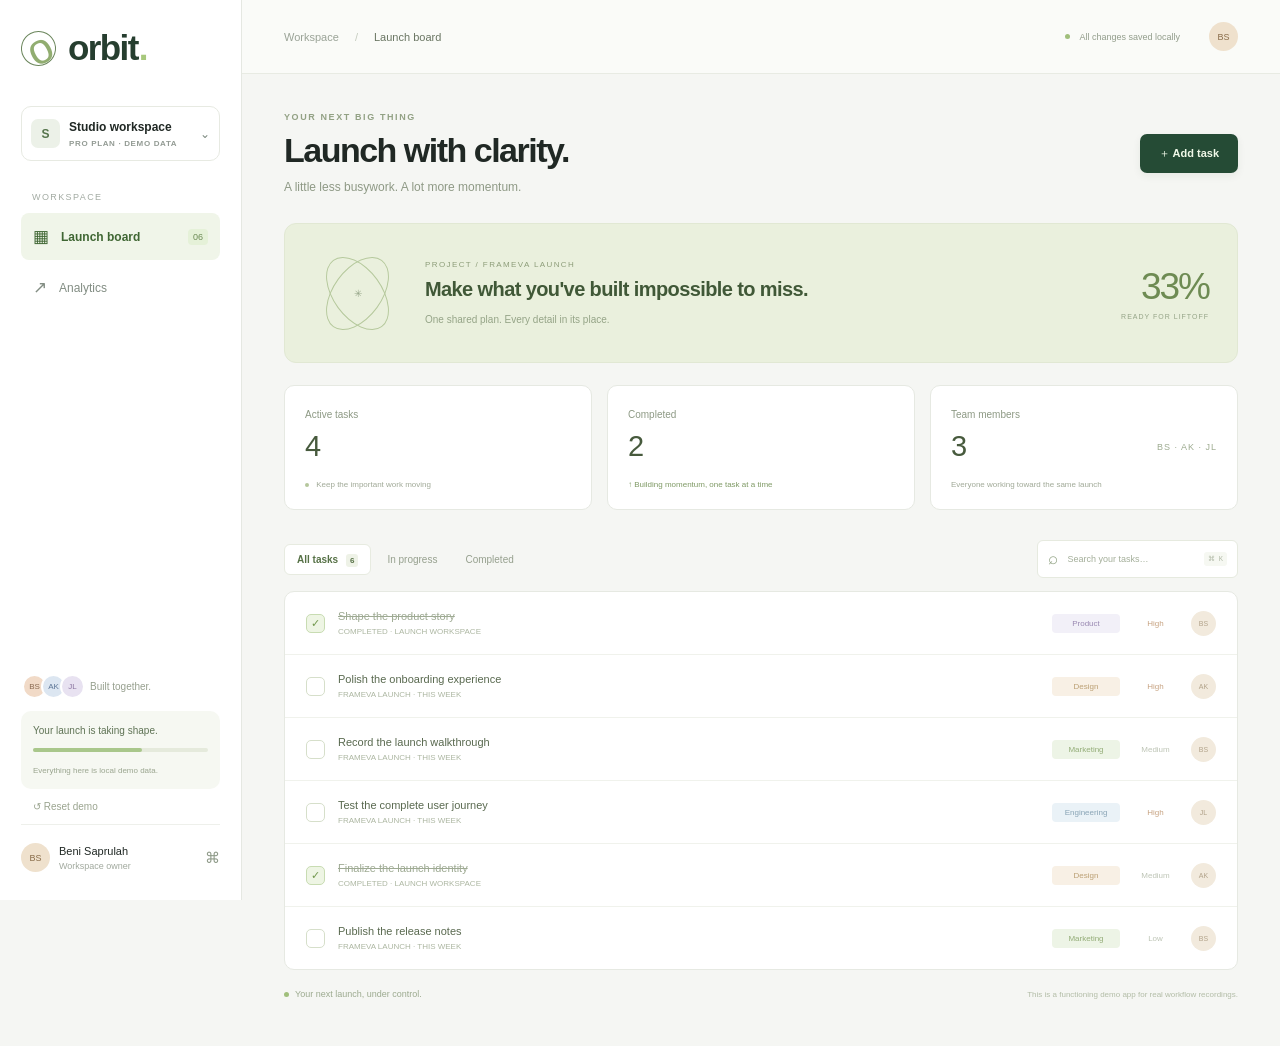
<file: examples/live-demo/index.html>
<!doctype html>
<html lang="en">
<head>
  <meta charset="UTF-8"><meta name="viewport" content="width=device-width, initial-scale=1">
  <title>Orbit — Launch workspace demo</title><link rel="stylesheet" href="style.css">
</head>
<body>
<aside class="sidebar">
  <a class="brand" href="#"><span class="brand-mark">o</span> orbit<span class="brand-dot">.</span></a>
  <div class="workspace"><span class="workspace-icon">S</span><div>Studio workspace<small>PRO PLAN · DEMO DATA</small></div><span class="chevron">⌄</span></div>
  <p class="nav-heading">WORKSPACE</p>
  <button class="nav active" data-view="board" data-testid="nav-board"><span>▦</span> Launch board <b>06</b></button>
  <button class="nav" data-view="analytics" data-testid="nav-analytics"><span>↗</span> Analytics</button>
  <div class="sidebar-bottom"><div class="team-stack"><i>BS</i><i>AK</i><i>JL</i><span>Built together.</span></div><div class="storage"><span>Your launch is taking shape.</span><div><i></i></div><small>Everything here is local demo data.</small></div><button class="reset" id="reset-demo">↺ Reset demo</button><div class="profile"><span>BS</span><div>Beni Saprulah<small>Workspace owner</small></div><b>⌘</b></div></div>
</aside>
<div class="app-shell">
<header><div class="breadcrumb">Workspace <span>/</span> <strong id="view-name">Launch board</strong></div><div class="header-right"><span class="live-indicator"></span> All changes saved locally <span class="user-avatar">BS</span></div></header>
<main>
  <section class="view" id="board-view">
    <div class="page-heading"><div><p class="eyebrow">YOUR NEXT BIG THING</p><h1>Launch with clarity.</h1><p>A little less busywork. A lot more momentum.</p></div><button class="primary" id="add-task" data-testid="add-task">＋ Add task</button></div>
    <div class="launch-banner"><div class="banner-orbit"><i></i><i></i><span>✳</span></div><div><p>PROJECT / FRAMEVA LAUNCH</p><h2>Make what you've built impossible to miss.</h2><span>One shared plan. Every detail in its place.</span></div><div class="banner-number"><strong id="progress-number">0%</strong><span>READY FOR LIFTOFF</span></div></div>
    <div class="metrics"><article><span>Active tasks</span><strong id="active-count">0</strong><small><i></i> Keep the important work moving</small></article><article><span>Completed</span><strong id="completed-count">0</strong><small class="positive">↑ Building momentum, one task at a time</small></article><article><span>Team members</span><strong>3<span class="mini-avatars">BS · AK · JL</span></strong><small>Everyone working toward the same launch</small></article></div>
    <div class="board-toolbar"><div class="filters" role="group" aria-label="Task filter"><button class="active" data-filter="all" data-testid="filter-all">All tasks <span id="total-count">0</span></button><button data-filter="active" data-testid="filter-active">In progress</button><button data-filter="done" data-testid="filter-done">Completed</button></div><label class="search"><span>⌕</span><input id="search" data-testid="search" placeholder="Search your tasks…" aria-label="Search tasks"><kbd>⌘ K</kbd></label></div>
    <div class="task-list" id="task-list" data-testid="task-list"></div>
    <p class="board-footer"><span class="green-dot"></span> Your next launch, under control. <span>This is a functioning demo app for real workflow recordings.</span></p>
  </section>
  <section class="view" id="analytics-view" hidden>
    <div class="page-heading"><div><p class="eyebrow">SEE THE BIG PICTURE</p><h1>Momentum, made visible.</h1><p>Real numbers, updated from your launch board.</p></div><span class="period">THIS WORKSPACE · LIVE</span></div>
    <div class="analytics-grid"><article class="chart-card"><p class="eyebrow">LAUNCH READINESS</p><h2>Small wins. Real progress.</h2><div class="donut" id="donut"><div><strong id="analytics-percent">0%</strong><span>COMPLETE</span></div></div><div class="chart-legend"><span><i class="lime"></i> Completed <b id="legend-done">0</b></span><span><i></i> Remaining <b id="legend-active">0</b></span></div></article><article class="insights-card"><p class="eyebrow">WORKSPACE INSIGHTS</p><h2>You're moving forward.</h2><div class="insight"><span>Completed tasks</span><strong id="analytics-completed" data-testid="analytics-completed">0</strong></div><div class="insight"><span>Total tasks</span><strong id="analytics-total">0</strong></div><div class="insight"><span>Open priorities</span><strong id="analytics-priorities">0</strong></div><p class="insights-note">These metrics reflect the tasks you actually create and complete. No fabricated usage data, no simulated chart updates.</p><button class="primary" data-view="board" data-testid="return-board">Back to your board ↗</button></article></div>
    <div class="milestone"><span>✦</span><div><p>EVERY STEP COUNTS</p><h3>A clearer path from idea to launch.</h3><p>Keep your team aligned and celebrate the work that gets you there.</p></div></div>
  </section>
</main>
</div>
<dialog id="task-dialog"><form id="task-form"><div class="dialog-header"><span class="eyebrow">KEEP YOUR LAUNCH MOVING</span><button type="button" class="close" id="close-dialog" aria-label="Close">×</button></div><h2>What's next?</h2><p>Give your next step a clear name.</p><label>Task name<input id="task-title" data-testid="task-title" name="title" placeholder="A small step toward a great launch" required maxlength="100"></label><div class="form-grid"><label>Category<select name="category" data-testid="task-category"><option>Product</option><option>Design</option><option>Marketing</option><option>Engineering</option></select></label><label>Priority<select name="priority"><option>Medium</option><option>High</option><option>Low</option></select></label></div><div class="dialog-footer"><button type="button" class="secondary" id="cancel-dialog">Cancel</button><button class="primary" type="submit" data-testid="create-task">Create task ↗</button></div></form></dialog>
<div class="toast" id="toast" role="status" data-testid="toast" hidden></div>
<script src="app.js"></script>
</body></html>
</file>
<file: examples/live-demo/style.css>
:root{font-family:Inter,-apple-system,BlinkMacSystemFont,"Segoe UI",sans-serif;color:#202824;background:#f5f6f3;font-synthesis:none;--lime:#c6ed94;--green:#254b35;--muted:#89928b}*{box-sizing:border-box}body{margin:0;font-size:14px}button,input,select{font:inherit}button{cursor:pointer}button:focus-visible,input:focus-visible,select:focus-visible{outline:3px solid #91b364;outline-offset:3px}[hidden]{display:none!important}.sidebar{position:fixed;inset:0 auto 0 0;width:242px;background:#fff;border-right:1px solid #e5e8e2;padding:28px 21px;display:flex;flex-direction:column}.brand{font-size:35px;font-weight:740;letter-spacing:-1.6px;text-decoration:none;color:#263e2f;display:flex;align-items:center;gap:8px}.brand-mark{font-size:43px;border:1.5px solid #6b865c;line-height:30px;width:35px;height:35px;transform:rotate(-28deg);border-radius:50%;display:inline-flex;align-items:center;justify-content:center;color:#91ad70;font-weight:400;margin-right:4px}.brand-dot{color:#a7c87c;margin-left:-7px}.workspace{margin-top:38px;padding:12px 9px;border:1px solid #e7eae2;border-radius:10px;display:flex;gap:9px;align-items:center;font-size:12px;font-weight:600}.workspace-icon{height:29px;width:29px;background:#ecf1e8;display:grid;place-items:center;border-radius:7px;color:#55744b}.workspace small{display:block;font-size:8px;letter-spacing:.65px;color:#939b94;margin-top:5px}.chevron{margin-left:auto;color:#7b887e}.nav-heading{font-size:9px;letter-spacing:1.4px;color:#a3aba3;margin:31px 11px 11px}.nav{border:0;background:none;text-align:left;padding:13px 12px;border-radius:8px;display:flex;gap:12px;align-items:center;color:#828d83;width:100%;font-size:12px;margin-bottom:4px}.nav span{font-size:17px}.nav b{margin-left:auto;font-size:9px;font-weight:500;color:#6c8b55;background:#e5f1d8;border-radius:4px;padding:3px 5px}.nav.active{background:#f0f5e9;color:#3f6633;font-weight:650}.sidebar-bottom{margin-top:auto}.team-stack{display:flex;align-items:center;margin:12px 7px}.team-stack i{width:25px;height:25px;border:2px solid #fff;background:#f1dac7;color:#896951;border-radius:50%;display:grid;place-items:center;font-size:8px;font-style:normal;margin-left:-6px}.team-stack i:nth-child(2){background:#dce6f1;color:#5e7797}.team-stack i:nth-child(3){background:#e8e2f1;color:#8e78a3}.team-stack span{font-size:10px;color:#97a08f;margin-left:5px}.storage{padding:14px 12px;background:#f6f8f2;border-radius:10px;font-size:10px;color:#5f7355}.storage>div{height:4px;border-radius:4px;background:#e5eadc;margin:12px 0}.storage i{display:block;height:4px;width:62%;border-radius:4px;background:#a9c78b}.storage small{font-size:8px;color:#9aa58f}.reset{background:none;border:none;padding:12px;color:#9aa48f;font-size:10px}.profile{border-top:1px solid #eef0eb;padding-top:18px;display:flex;align-items:center;gap:9px;font-size:11px}.profile>span,.user-avatar{height:29px;width:29px;border-radius:50%;display:grid;place-items:center;background:#efe1cd;color:#896d4a;font-size:9px}.profile small{display:block;font-size:9px;color:#a1a99e;margin-top:4px}.profile>b{margin-left:auto;color:#8d9987;font-size:15px}.app-shell{margin-left:242px}header{height:74px;background:#fafbf8;border-bottom:1px solid #e8ebe3;display:flex;align-items:center;justify-content:space-between;padding:0 42px;font-size:11px}.breadcrumb{color:#9aa397}.breadcrumb span{margin:0 13px;color:#c5ccbf}.breadcrumb strong{color:#697562;font-weight:500}.header-right{display:flex;align-items:center;gap:9px;color:#929d8b;font-size:9px}.user-avatar{margin-left:20px}.live-indicator,.green-dot{width:5px;height:5px;border-radius:50%;background:#a0bf7b;display:inline-block}main{max-width:1340px;margin:0 auto;padding:38px 42px}.page-heading{display:flex;align-items:center;justify-content:space-between;margin-bottom:29px}.eyebrow{font-size:9px;letter-spacing:1.6px;font-weight:650;color:#92a184;margin:0 0 9px}h1{font-size:34px;letter-spacing:-1.5px;font-weight:620;margin:0 0 10px}.page-heading p:last-child{font-size:12px;color:#8e9985;margin:0}.primary,.secondary{padding:12px 19px;border-radius:7px;font-weight:570;font-size:11px;border:0}.primary{background:#254b35;color:#f0f8e8;box-shadow:0 3px 8px #1d372011}.primary:hover{background:#326345}.secondary{background:#f1f3ed;color:#6e7a65}.launch-banner{background:#eaf0dd;border:1px solid #e1e8d3;border-radius:12px;min-height:140px;display:flex;align-items:center;gap:23px;padding:22px 28px;margin-bottom:22px;overflow:hidden}.banner-orbit{width:89px;height:89px;position:relative;display:grid;place-items:center;flex:none}.banner-orbit i{position:absolute;inset:3px 20px;border:1px solid #b6c99d;border-radius:50%;transform:rotate(36deg)}.banner-orbit i:nth-child(2){transform:rotate(-36deg)}.banner-orbit span{font-size:55px;color:#9fb784}.launch-banner p{font-size:8px;letter-spacing:1.4px;color:#8d9d79;margin:0 0 9px}.launch-banner h2{font-size:20px;letter-spacing:-.6px;font-weight:560;margin:0 0 9px;color:#405837}.launch-banner span{font-size:10px;color:#95a487}.banner-number{margin-left:auto;text-align:right;min-width:90px}.banner-number strong{font-size:37px;color:#6e8b53;letter-spacing:-2px;font-weight:500;display:block}.banner-number span{font-size:7px;letter-spacing:1px;display:block;margin-top:5px}.metrics{display:grid;grid-template-columns:repeat(3,1fr);gap:15px;margin-bottom:30px}.metrics article{padding:19px 20px;background:#fff;border:1px solid #e6e9e2;border-radius:10px}.metrics article>span{font-size:10px;color:#8d9984}.metrics strong{display:flex;align-items:center;justify-content:space-between;font-size:29px;font-weight:520;letter-spacing:-1px;color:#475a3d;margin:9px 0 11px}.metrics small{font-size:8px;color:#a0a997}.metrics .positive{color:#7e9964}.metrics small i{height:4px;width:4px;display:inline-block;background:#b5c79c;border-radius:50%;margin-right:5px}.metrics .mini-avatars{letter-spacing:1px;font-size:9px;font-weight:400;color:#9dab90}.board-toolbar{display:flex;justify-content:space-between;align-items:center;margin-bottom:13px;gap:12px}.filters{display:flex;gap:4px}.filters button{border:0;background:none;color:#96a08e;padding:9px 12px;font-size:10px;border-radius:6px}.filters .active{background:#fff;border:1px solid #e7ebe0;color:#567146;font-weight:600}.filters span{font-size:8px;margin-left:5px;background:#eef2e7;padding:2px 4px;border-radius:3px}.search{display:flex;gap:8px;align-items:center;border:1px solid #e6eadf;background:#fff;padding:8px 10px;border-radius:6px}.search>span{color:#94a587;font-size:17px}.search input{border:0;background:none;font-size:9px;min-width:130px;outline:none;color:#596c4d}.search input::placeholder{color:#a3ae99}.search kbd{font-size:7px;color:#b3bba9;background:#f6f8f2;padding:3px 4px;border-radius:3px}.task-list{background:#fff;border:1px solid #e6e9e2;border-radius:10px;overflow:hidden}.task-row{display:flex;align-items:center;gap:13px;padding:18px 21px;border-bottom:1px solid #f0f2ec;animation:arrive .3s ease-out}.task-row:last-child{border-bottom:0}.task-toggle{width:19px;height:19px;display:grid;place-items:center;background:none;border:1.5px solid #d6dfca;border-radius:5px;color:#72984e;font-size:11px;padding:0;flex:none}.task-row.done .task-toggle{border-color:#c8dcb2;background:#eef5e4}.task-title{font-size:11px;color:#59694f;display:block;font-weight:540}.task-row.done .task-title{color:#9eaa93;text-decoration:line-through}.task-meta{font-size:8px;color:#acb6a1;margin-top:5px;display:block}.task-category{margin-left:auto;font-size:8px;padding:5px 8px;border-radius:4px;min-width:68px;text-align:center;background:#f2f0f8;color:#9a89b2}.task-category.Design{background:#f8f0e5;color:#bb9f73}.task-category.Engineering{background:#eaf2f7;color:#89a4b5}.task-category.Marketing{background:#edf4e6;color:#93ac77}.priority{font-size:8px;color:#bdc4b5;width:45px;text-align:center}.priority.High{color:#c7a382}.row-avatar{width:25px;height:25px;border-radius:50%;display:grid;place-items:center;font-size:7px;background:#f2eadd;color:#b2a38a}.empty{padding:50px;text-align:center;color:#99a68c}.board-footer{font-size:9px;color:#9caa8f;display:flex;align-items:center;gap:6px;margin-top:19px}.board-footer>span:last-child{margin-left:auto;font-size:8px;color:#b2bca6}.period{font-size:8px;letter-spacing:1px;color:#a0ad93;border:1px solid #e1e7d9;border-radius:6px;padding:9px 12px}.analytics-grid{display:grid;grid-template-columns:1.1fr 1fr;gap:20px}.chart-card,.insights-card{border:1px solid #e4e9db;border-radius:13px;background:#fff;padding:28px}.analytics-grid h2{font-size:21px;font-weight:550;letter-spacing:-.6px;color:#557046}.donut{width:230px;height:230px;margin:35px auto;border-radius:50%;background:conic-gradient(#b3d68b 0%,#edf2e6 0%);padding:20px;transition:background .5s}.donut>div{border-radius:50%;height:100%;background:#fff;display:flex;flex-direction:column;justify-content:center;align-items:center}.donut strong{font-size:44px;font-weight:450;letter-spacing:-2px;color:#637d4d}.donut span{font-size:8px;letter-spacing:1.5px;color:#a7b198;margin-top:5px}.chart-legend{display:flex;justify-content:center;gap:25px;font-size:9px;color:#97a48a}.chart-legend i{display:inline-block;width:6px;height:6px;border-radius:50%;background:#e7eede;margin-right:5px}.chart-legend .lime{background:#b3d68b}.chart-legend b{font-weight:500;margin-left:6px}.insight{display:flex;justify-content:space-between;align-items:center;border-bottom:1px solid #eef2e8;padding:22px 0;color:#93a184;font-size:11px}.insight strong{font-size:24px;color:#637c50;font-weight:500}.insights-note{font-size:10px;line-height:1.8;color:#a4ae99;margin:22px 0}.milestone{margin-top:23px;background:#edf2e4;border:1px solid #e3ead8;border-radius:12px;display:flex;align-items:center;gap:24px;padding:27px 34px}.milestone>span{font-size:60px;color:#adc492}.milestone p:first-child{font-size:8px;letter-spacing:1.3px;color:#98aa87}.milestone h3{font-size:19px;font-weight:500;color:#698252;margin:6px 0}.milestone p:last-child{font-size:10px;color:#a0ae90}dialog{border:0;border-radius:14px;padding:28px;width:460px;box-shadow:0 30px 90px #23382033;color:#4c6540}dialog::backdrop{background:#24341f55;backdrop-filter:blur(4px)}.dialog-header{display:flex;align-items:center;justify-content:space-between}.dialog-header .eyebrow{margin:0}.close{background:none;border:0;font-size:24px;color:#a2af96}dialog h2{font-size:28px;letter-spacing:-1px;font-weight:550;margin:16px 0 7px}dialog p{color:#a0ac94;font-size:12px;margin:0 0 25px}dialog label{display:block;color:#819372;font-size:10px}dialog input,dialog select{display:block;width:100%;border:1px solid #dfe7d6;border-radius:7px;padding:12px;background:#fafcf7;color:#5e7750;margin-top:7px;font-size:12px}.form-grid{display:grid;grid-template-columns:1fr 1fr;gap:15px;margin-top:18px}.dialog-footer{display:flex;justify-content:flex-end;gap:9px;border-top:1px solid #eef2e8;padding-top:20px;margin-top:27px}.toast{position:fixed;bottom:28px;left:calc(50% + 121px);transform:translateX(-50%);background:#294d36;color:#eff8e6;box-shadow:0 5px 25px #23382022;border-radius:8px;padding:14px 22px;font-size:12px;z-index:10;animation:arrive .3s ease-out}@keyframes arrive{from{opacity:0;transform:translateY(7px)}to{opacity:1;transform:translateY(0)}}@media(max-width:1000px){.sidebar{width:190px;padding:24px 15px}.app-shell{margin-left:190px}main{padding:28px 25px}header{padding:0 25px}.launch-banner{padding:20px;gap:14px}.banner-orbit{display:none}.launch-banner h2{font-size:18px}.search kbd,.board-footer>span:last-child{display:none}.metrics article{padding:15px}.analytics-grid{gap:12px}.donut{width:180px;height:180px}.toast{left:calc(50% + 95px)}}@media(max-width:700px){.sidebar{display:none}.app-shell{margin-left:0}main{padding:25px 18px}header{height:58px;padding:0 18px}.header-right{font-size:0}.user-avatar{font-size:9px;margin-left:0}.page-heading{align-items:flex-start;gap:12px}h1{font-size:28px}.page-heading p:last-child{font-size:10px}.primary{padding:11px 13px}.banner-number{display:none}.launch-banner{min-height:110px}.metrics{gap:8px}.metrics article{padding:12px}.metrics small{font-size:7px}.metrics .mini-avatars{display:none}.board-toolbar{align-items:flex-start;flex-direction:column}.search{width:100%}.search input{width:100%}.task-row{padding:16px 13px;gap:9px}.task-category{min-width:0;font-size:7px}.priority{display:none}.task-title{font-size:10px}.analytics-grid{grid-template-columns:1fr}.period{display:none}.toast{left:50%;width:80%;text-align:center}.board-footer{font-size:8px}}
</file>
